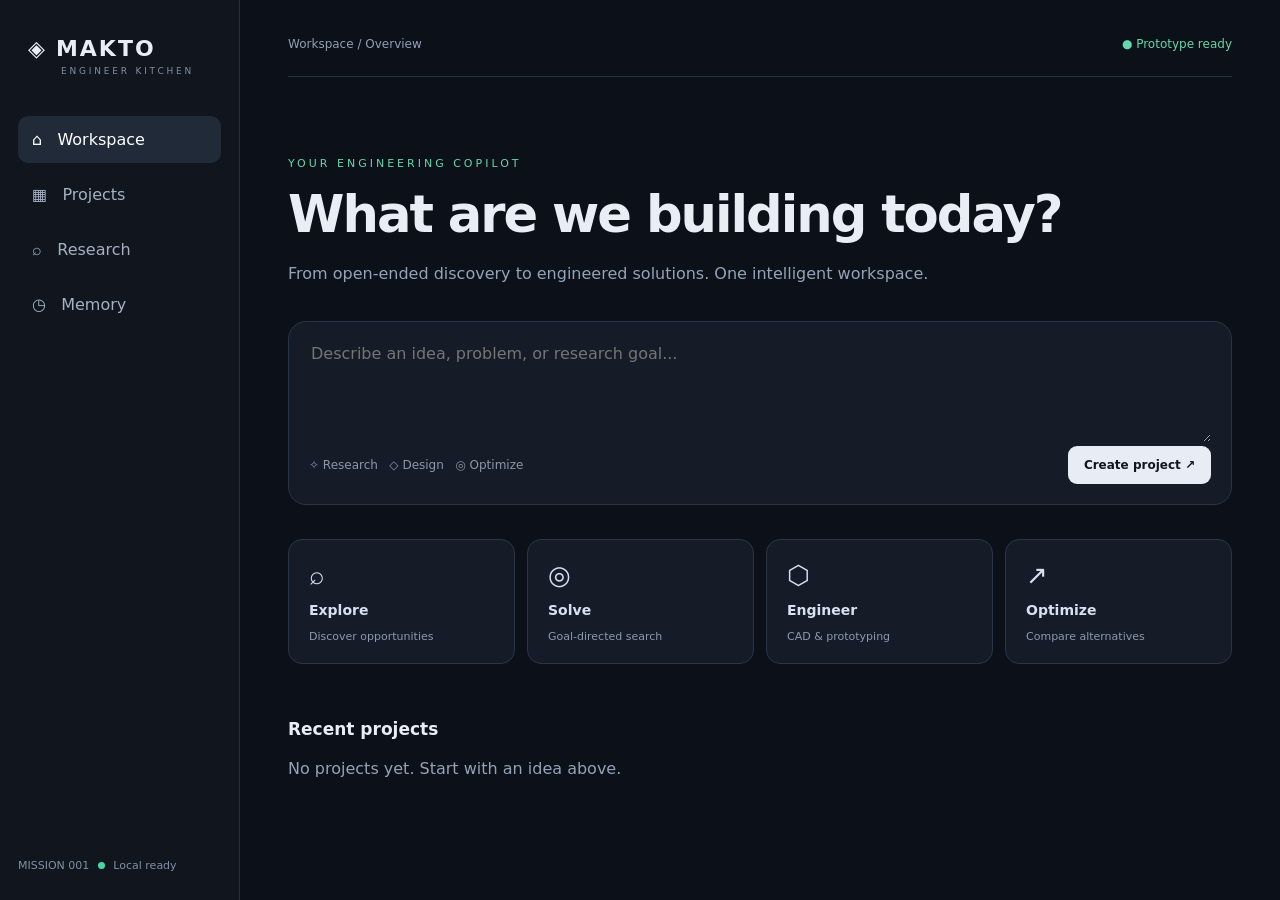
<file: index.html>
<!doctype html><html lang="en"><head><meta charset="utf-8"><meta name="viewport" content="width=device-width,initial-scale=1"><title>MAKTO | Engineer Kitchen</title><link rel="stylesheet" href="style.css"></head><body><div class="app"><aside><div class="brand">◈ <b>MAKTO</b><small>ENGINEER KITCHEN</small></div><nav><button data-view="home" class="active">⌂ &nbsp; Workspace</button><button data-view="projects">▦ &nbsp; Projects</button><button data-view="research">⌕ &nbsp; Research</button><button data-view="memory">◷ &nbsp; Memory</button></nav><div class="bottom">MISSION 001 <span class="dot"></span> Local ready</div></aside><main><header><span id="breadcrumb">Workspace / Overview</span><span class="status">● Prototype ready</span></header><section id="home"><div class="eyebrow">YOUR ENGINEERING COPILOT</div><h1>What are we building today?</h1><p>From open-ended discovery to engineered solutions. One intelligent workspace.</p><form id="create"><textarea id="prompt" placeholder="Describe an idea, problem, or research goal..." required></textarea><div class="actions"><span>✧ Research &nbsp; ◇ Design &nbsp; ◎ Optimize</span><button type="submit">Create project ↗</button></div></form><div class="tiles"><button data-mode="Explore">⌕<strong>Explore</strong><small>Discover opportunities</small></button><button data-mode="Solve">◎<strong>Solve</strong><small>Goal-directed search</small></button><button data-mode="Engineer">⬡<strong>Engineer</strong><small>CAD & prototyping</small></button><button data-mode="Optimize">↗<strong>Optimize</strong><small>Compare alternatives</small></button></div><h2>Recent projects</h2><div id="recent"></div></section><section id="projects" hidden><h1>Projects</h1><p>Your local project workspace</p><div id="allProjects"></div></section><section id="research" hidden><h1>Research pipeline</h1><p>Explore → Discover → Evaluate → Plan → Engineer → Test → Learn</p><div class="panel"><h2>Research modes</h2><p><b>Open exploration:</b> discover ideas and hypotheses without a fixed solution.</p><p><b>Goal-directed:</b> evaluate options against requirements and constraints.</p><p><b>Hybrid:</b> explore, formulate goals, then optimize and validate.</p><p class="muted">Live research agents are not connected in this prototype.</p></div></section><section id="memory" hidden><h1>Memory</h1><p>Locally saved project decisions and prompts</p><div id="memoryItems"></div><button id="export">Export project memory (.json) ↓</button></section></main></div><script src="app.js"></script></body></html>
</file>
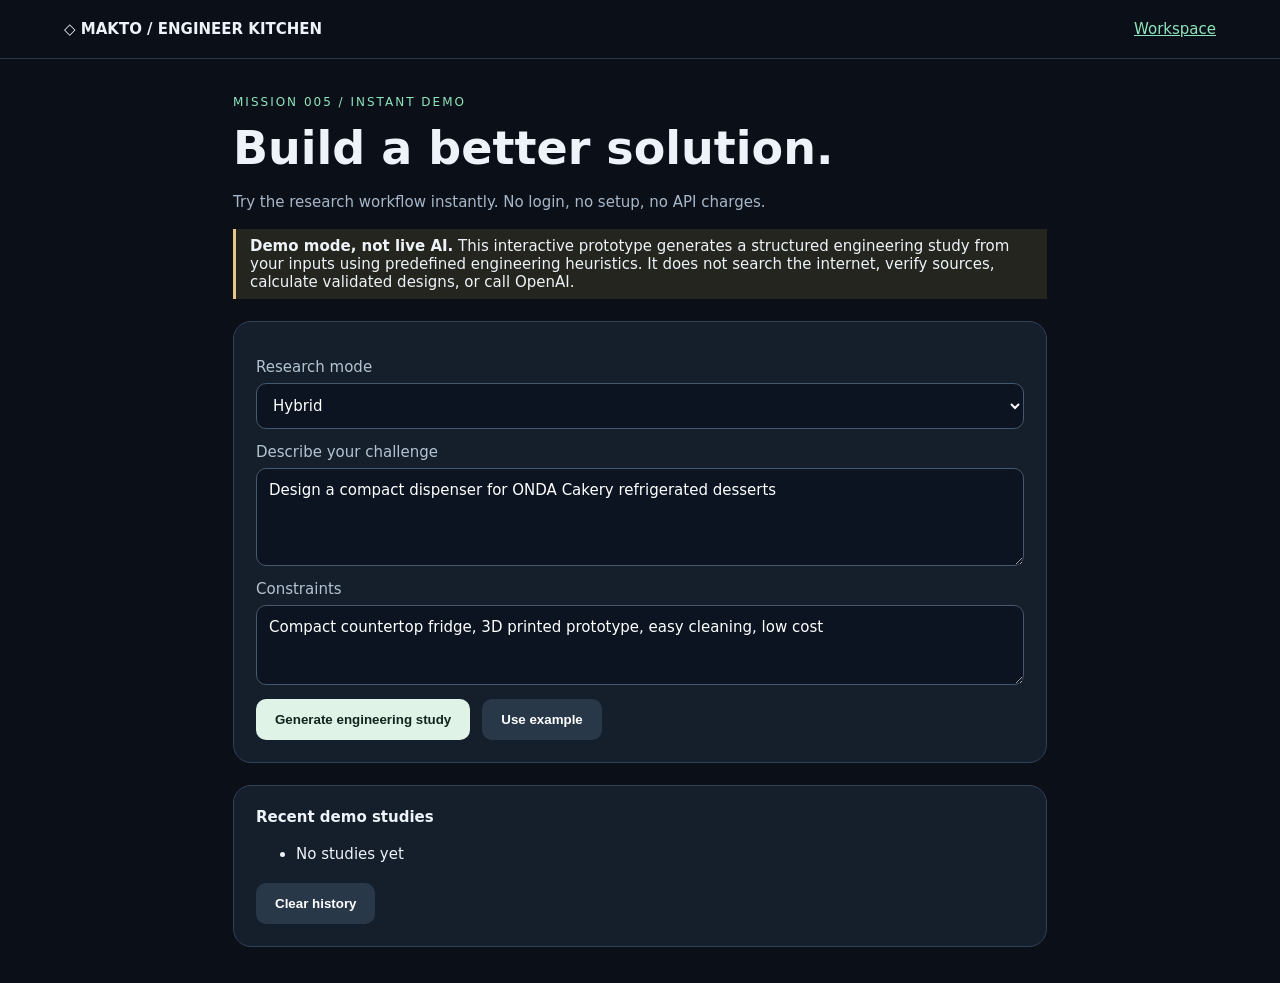
<file: demo.html>
<!doctype html><html lang="en"><head><meta charset="utf-8"><meta name="viewport" content="width=device-width,initial-scale=1"><title>MAKTO | Instant Demo</title><style>:root{color-scheme:dark}*{box-sizing:border-box}body{margin:0;background:#0b1018;color:#edf3f8;font:15px system-ui}header{padding:20px 5%;border-bottom:1px solid #273648;display:flex;justify-content:space-between;align-items:center}a{color:#8ee4bd}main{max-width:850px;margin:36px auto;padding:0 18px}.tag{color:#8ee4bd;letter-spacing:2px;font-size:12px}h1{font-size:clamp(30px,6vw,46px);margin:12px 0}p{color:#a7b7c9;line-height:1.6}.panel{background:#151e2b;border:1px solid #314256;border-radius:18px;padding:22px;margin:22px 0}label{display:block;margin:14px 0;color:#b4c3d2}textarea,select{display:block;width:100%;margin-top:7px;background:#0b1420;color:#fff;border:1px solid #46586c;border-radius:10px;padding:12px;font:inherit}button{border:0;border-radius:10px;padding:13px 19px;background:#dff3e7;color:#13241d;font-weight:700;cursor:pointer}button.secondary{background:#293849;color:#fff}button:disabled{opacity:.5}.row{display:flex;gap:12px;flex-wrap:wrap}.notice{border-left:3px solid #e5c785;padding:8px 14px;background:#24251f}.result{white-space:pre-wrap;line-height:1.75}small{color:#aab8c8}ul{line-height:1.8}</style></head><body><header><strong>◇ MAKTO / ENGINEER KITCHEN</strong><a href="index.html">Workspace</a></header><main><div class="tag">MISSION 005 / INSTANT DEMO</div><h1>Build a better solution.</h1><p>Try the research workflow instantly. No login, no setup, no API charges.</p><div class="notice"><strong>Demo mode, not live AI.</strong> This interactive prototype generates a structured engineering study from your inputs using predefined engineering heuristics. It does not search the internet, verify sources, calculate validated designs, or call OpenAI.</div><form class="panel" id="f"><label>Research mode<select id="mode"><option>Hybrid</option><option>Goal-directed</option><option>Open exploration</option></select></label><label>Describe your challenge<textarea id="goal" rows="4" required maxlength="2000" placeholder="Design a compact dispenser for ONDA Cakery refrigerated desserts">Design a compact dispenser for ONDA Cakery refrigerated desserts</textarea></label><label>Constraints<textarea id="constraints" rows="3" maxlength="2000" placeholder="Size, budget, materials, safety...">Compact countertop fridge, 3D printed prototype, easy cleaning, low cost</textarea></label><div class="row"><button type="submit">Generate engineering study</button><button type="button" class="secondary" id="example">Use example</button></div></form><section class="panel" id="output" hidden><div class="row" style="justify-content:space-between;align-items:center"><strong>Engineering study / DEMO</strong><button class="secondary" id="copy" type="button">Copy report</button></div><div class="result" id="report"></div><small>Local-only demo. Validate assumptions, calculations, materials and food safety with qualified sources before building.</small></section><section class="panel"><strong>Recent demo studies</strong><ul id="history"></ul><button class="secondary" id="clear" type="button">Clear history</button></section></main><script>
const $=s=>document.querySelector(s),key='makto_demo_studies_v1';let last='';
function read(){try{return JSON.parse(localStorage.getItem(key)||'[]')}catch{return []}}
function render(){const list=$('#history');list.replaceChildren();const items=read();if(!items.length){const li=document.createElement('li');li.textContent='No studies yet';list.append(li)}for(const x of items){const li=document.createElement('li'),btn=document.createElement('button');btn.className='secondary';btn.textContent=x.goal.slice(0,70)+' · '+x.date;btn.onclick=()=>{$('#goal').value=x.goal;$('#constraints').value=x.constraints;$('#mode').value=x.mode;generate(false)};li.append(btn);list.append(li)}}
function generate(save=true){const goal=$('#goal').value.trim(),constraints=$('#constraints').value.trim(),mode=$('#mode').value;if(!goal){$('#goal').focus();return}const lower=(goal+' '+constraints).toLowerCase(),cold=/fridge|refrigerat|cool|food|dessert|cakery|geladeira|banoffee/.test(lower),motor=/motor|autom|dispens|feed|mola|spring|actuat/.test(lower);
const choices=cold?[
['Passive inclined tray / gravity feed','Low','Low','Few moving parts; validate cup stability, slope and cleanability'],
['Spring-loaded follower','Low–medium','Medium','Consistent front presentation; check spring force, pinch points and cleaning'],
['Motorized pusher / lead screw','Medium–high','High','Controllable positioning; requires electrical isolation and safety review']
]:motor?[
['Passive mechanical linkage','Low','Low','Minimal parts, but limited automation'],
['Spring or counterweight drive','Low–medium','Medium','Simple stored-energy solution; verify travel and guarding'],
['Stepper motor and lead screw','Medium–high','High','Repeatable movement; requires power, control and mechanical testing']
]:[
['Modify an off-the-shelf component','Low–medium','Low','Fast proof of concept; verify fit and supplier specification'],
['3D-print a modular prototype','Low–medium','Medium','Rapid iteration; test material properties and tolerances'],
['Custom machined or fabricated assembly','High','High','Potentially robust, but needs drawings, tooling and verification']
];
const lines=[`MAKTO ENGINEERING STUDY · DEMONSTRATION\nMode: ${mode}\nObjective: ${goal}\nConstraints: ${constraints||'Not specified'}\n`,`1. PROBLEM DEFINITION\nIdentify measurable requirements: envelope dimensions, allowable load, operating conditions, user interaction, target cost and service access.\n`,`2. CONCEPT OPTIONS (illustrative, not researched)\n`];choices.forEach((c,i)=>lines.push(`${i+1}. ${c[0]}\n   Relative cost: ${c[1]} | Prototype complexity: ${c[2]}\n   Consideration: ${c[3]}\n`));lines.push(`3. FIRST PROTOTYPE\nBuild a non-powered mock-up and measure travel, clearance, repeatability and access for maintenance.\n`);if(cold)lines.push('Food-contact and refrigeration note: verify food-safe materials, cleaning, temperature control and applicable regulations before use.\n');lines.push('4. VALIDATION CHECKLIST\n□ Record dimensions and tolerances\n□ Compare actual component prices\n□ Test 10+ operating cycles\n□ Document failure modes and safety risks\n□ Confirm technical sources independently\n\n5. NEXT DECISION\nChoose one concept for a small-scale prototype, define success criteria, then revise based on measurements.\n\nSources: none. This is a rule-based demonstration, not live research.');last=lines.join('\n');$('#report').textContent=last;$('#output').hidden=false;if(save){try{localStorage.setItem(key,JSON.stringify([{goal,constraints,mode,date:new Date().toLocaleDateString()},...read()].slice(0,12)))}catch{}}render();$('#output').scrollIntoView({behavior:'smooth',block:'start'})}
$('#f').onsubmit=e=>{e.preventDefault();generate()};$('#copy').onclick=()=>navigator.clipboard?.writeText(last).then(()=>{$('#copy').textContent='Copied'}).catch(()=>{$('#copy').textContent='Select report to copy'});$('#example').onclick=()=>{$('#goal').value='Design a compact dispenser for ONDA Cakery refrigerated desserts';$('#constraints').value='Compact countertop fridge, 3D printed prototype, easy cleaning, low cost';$('#mode').value='Hybrid'};$('#clear').onclick=()=>{localStorage.removeItem(key);render()};render();
</script></body></html>
</file>
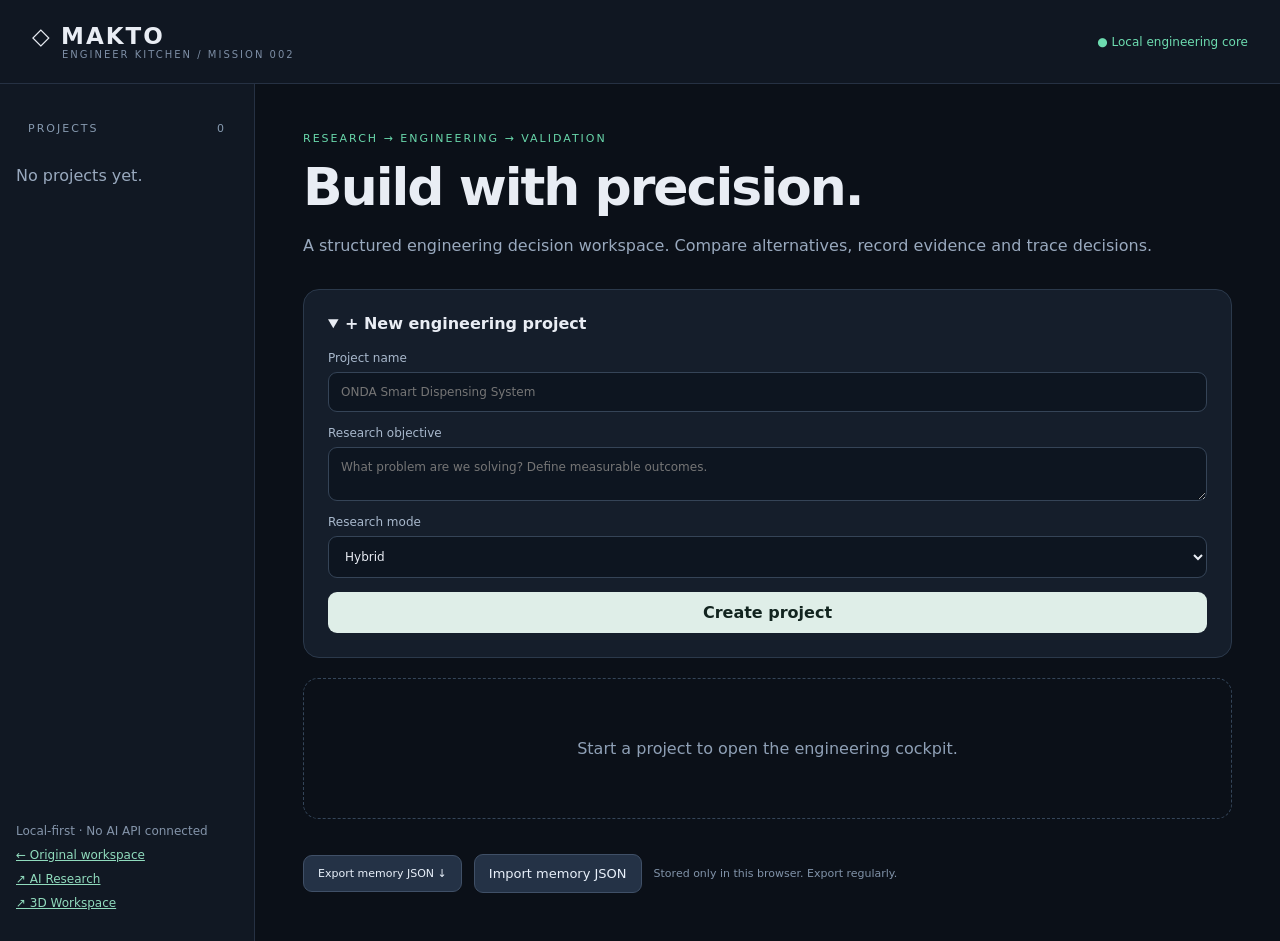
<file: engine.html>
<!doctype html><html lang="en"><head><meta charset="utf-8"><meta name="viewport" content="width=device-width,initial-scale=1"><title>MAKTO | Engineering Core</title><link rel="stylesheet" href="engine.css"></head><body><header><div class="brand">◇ <strong>MAKTO</strong><small>ENGINEER KITCHEN / MISSION 002</small></div><div class="badge">● Local engineering core</div></header><div class="layout"><aside><div class="asideTitle">PROJECTS <span id="count">0</span></div><div id="projectList"></div><div class="asideFoot">Local-first · No AI API connected<br><a href="index.html">← Original workspace</a><br><a href="research.html">↗ AI Research</a><br><a href="viewer.html">↗ 3D Workspace</a></div></aside><main><div class="eyebrow">RESEARCH → ENGINEERING → VALIDATION</div><h1>Build with precision.</h1><p class="intro">A structured engineering decision workspace. Compare alternatives, record evidence and trace decisions.</p><details class="panel" open><summary>+ New engineering project</summary><form id="newProject" class="form"><label>Project name<input id="name" required maxlength="120" placeholder="ONDA Smart Dispensing System"></label><label>Research objective<textarea id="brief" required maxlength="4000" placeholder="What problem are we solving? Define measurable outcomes."></textarea></label><label>Research mode<select id="mode"><option>Hybrid</option><option>Open exploration</option><option>Goal-directed</option></select></label><button type="submit" class="primary">Create project</button></form></details><div id="empty" class="empty">Start a project to open the engineering cockpit.</div><section id="workspace" hidden><div class="heading"><div><div class="eyebrow" id="modeLabel"></div><h2 id="title"></h2><p id="description"></p></div><button id="deleteProject" class="danger">Delete</button></div><div class="panel"><h3>Mission pipeline</h3><div id="steps" class="steps"></div><label>Current gate<select id="stage"></select></label><p class="hint">Stage transitions are recorded. A stage change is not evidence of completion.</p></div><div class="cols"><div class="panel"><h3>Requirements & constraints</h3><textarea id="requirements" rows="6" placeholder="Dimensions, cost ceiling, safety, performance, deadlines, acceptance criteria..."></textarea><p class="hint">Saved when you leave the field.</p></div><div class="panel"><h3>Engineering notebook</h3><textarea id="notes" rows="6" placeholder="Measurements, assumptions, calculations, risks, tests and decisions..."></textarea><p class="hint">Saved when you leave the field.</p></div></div><div class="panel"><h3>Weighted decision matrix</h3><p class="hint">Rate each candidate 1–5. For cost, 5 means more affordable. Scores are subjective estimates, not verified engineering results.</p><div class="weights"><label>Impact <output id="label-impact">3</output><input id="w-impact" type="range" min="1" max="5" value="3"></label><label>Feasibility <output id="label-feasibility">3</output><input id="w-feasibility" type="range" min="1" max="5" value="3"></label><label>Affordability <output id="label-cost">3</output><input id="w-cost" type="range" min="1" max="5" value="3"></label><label>Speed <output id="label-speed">3</output><input id="w-speed" type="range" min="1" max="5" value="3"></label></div><div id="options"></div><form id="addOption" class="form"><h4>Add alternative</h4><label>Candidate<input id="optionName" required maxlength="120" placeholder="Spring-loaded pusher"></label><label>Reasoning<textarea id="optionReason" maxlength="1500" placeholder="Benefits, risks and assumptions"></textarea></label><div class="ratings"><label>Impact<select id="impact"><option>1</option><option>2</option><option selected>3</option><option>4</option><option>5</option></select></label><label>Feasibility<select id="feasibility"><option>1</option><option>2</option><option selected>3</option><option>4</option><option>5</option></select></label><label>Affordability<select id="cost"><option>1</option><option>2</option><option selected>3</option><option>4</option><option>5</option></select></label><label>Speed<select id="speed"><option>1</option><option>2</option><option selected>3</option><option>4</option><option>5</option></select></label></div><button type="submit" class="primary">Add & score alternative</button></form></div><div class="cols"><div class="panel"><h3>Source register</h3><div id="sources"></div><form id="addSource" class="form"><label>Source title<input id="sourceTitle" maxlength="150" placeholder="Supplier datasheet"></label><label>URL<input id="sourceUrl" type="url" required placeholder="https://..."></label><button type="submit">Record source</button></form></div><div class="panel"><h3>Audit timeline</h3><div id="timeline"></div></div></div><div class="panel"><h3>Research handoff</h3><p class="hint">Generate a structured brief for an external AI assistant. This version does not run autonomous research.</p><button id="copyBrief" class="primary">Copy research brief</button></div></section><footer><button id="export">Export memory JSON ↓</button><label class="import">Import memory JSON <input id="import" type="file" accept=".json,application/json"></label><span>Stored only in this browser. Export regularly.</span></footer></main></div><script src="engine.js"></script></body></html>
</file>
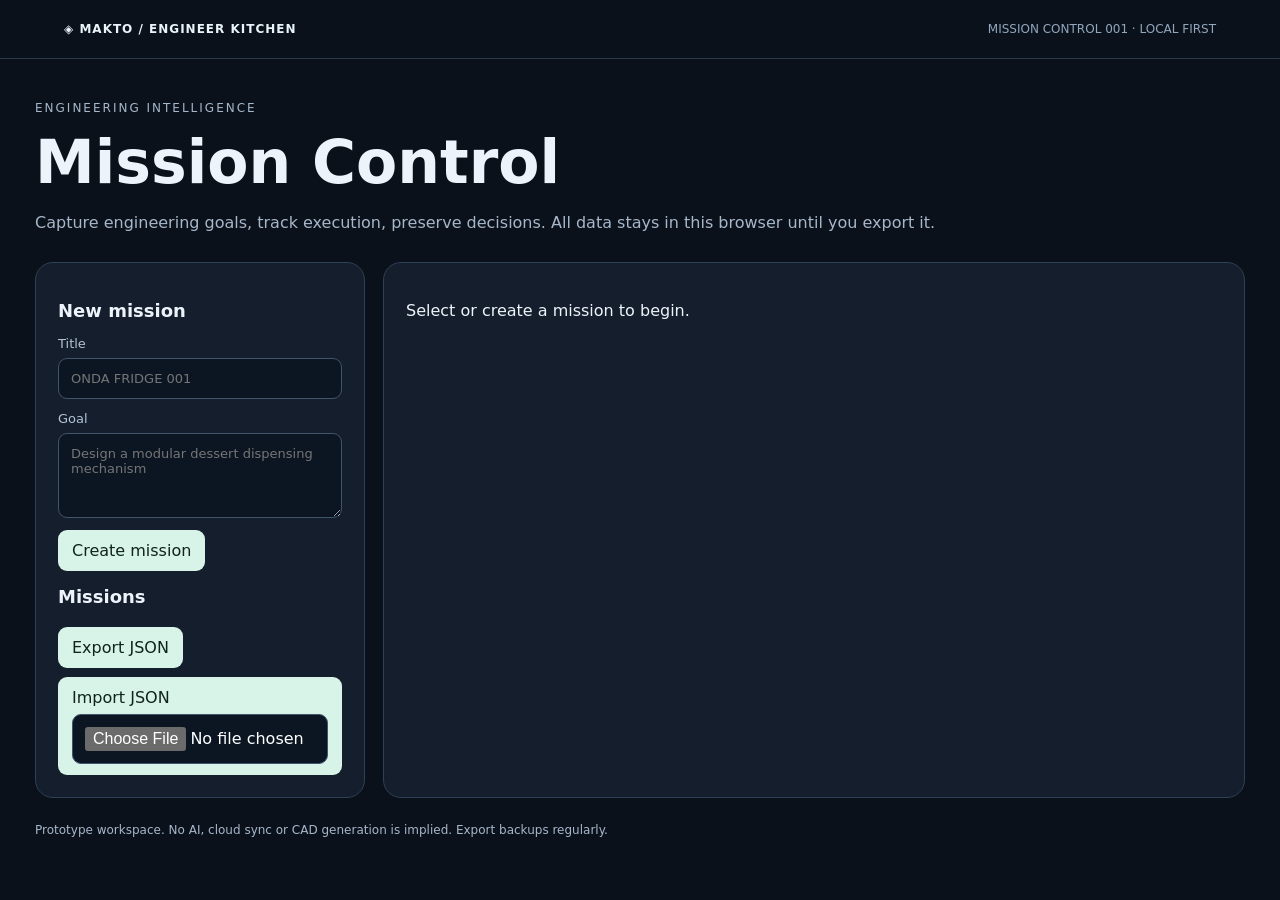
<file: mission-control.html>
<!doctype html><html lang="en"><head><meta charset="utf-8"><meta name="viewport" content="width=device-width,initial-scale=1"><title>MAKTO | Mission Control</title><link rel="stylesheet" href="mission-control.css"></head><body><header><a href="index.html">◈ MAKTO / ENGINEER KITCHEN</a><span>MISSION CONTROL 001 · LOCAL FIRST</span></header><main><section class="intro"><p class="eyebrow">ENGINEERING INTELLIGENCE</p><h1>Mission Control</h1><p>Capture engineering goals, track execution, preserve decisions. All data stays in this browser until you export it.</p></section><div class="layout"><aside class="panel"><h2>New mission</h2><form id="newMission"><label>Title<input name="title" maxlength="120" required placeholder="ONDA FRIDGE 001"></label><label>Goal<textarea name="goal" maxlength="6000" required placeholder="Design a modular dessert dispensing mechanism"></textarea></label><button>Create mission</button></form><h2>Missions</h2><div id="missionList"></div><div class="buttons"><button id="export" type="button">Export JSON</button><label class="upload">Import JSON<input id="import" type="file" accept=".json,application/json" hidden></label></div></aside><section class="panel" id="detail"><p>Select or create a mission to begin.</p></section></div><p class="foot">Prototype workspace. No AI, cloud sync or CAD generation is implied. Export backups regularly.</p></main><script src="mission-core.js"></script><script src="mission-control.js"></script></body></html>
</file>
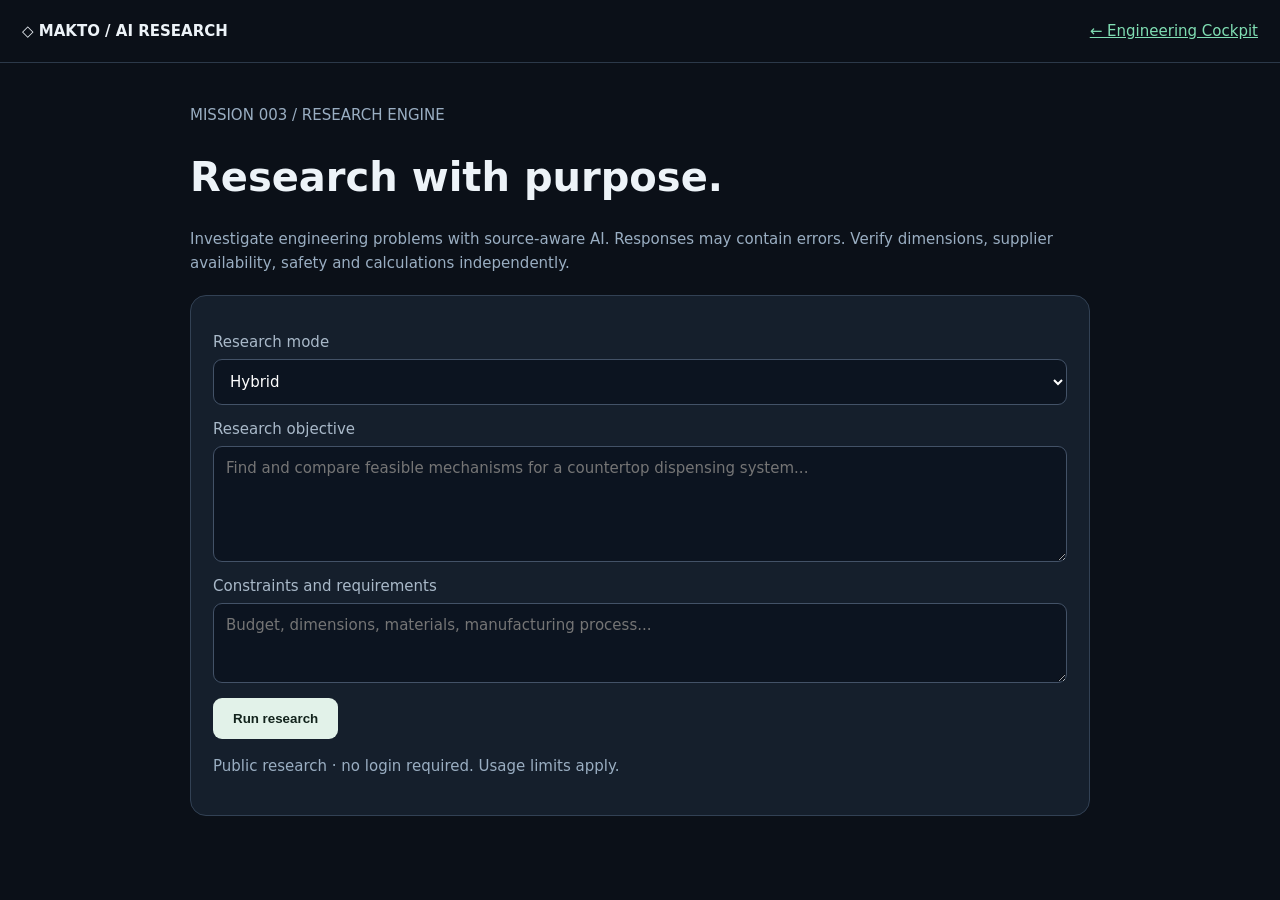
<file: research.html>
<!doctype html><html lang="en"><head><meta charset="utf-8"><meta name="viewport" content="width=device-width,initial-scale=1"><title>MAKTO AI Research</title><style>body{margin:0;background:#0b1018;color:#edf3f8;font:15px system-ui}header{padding:22px;border-bottom:1px solid #2c3949;display:flex;justify-content:space-between;gap:12px}main{max-width:900px;margin:40px auto;padding:0 20px}h1{font-size:40px}p{color:#9aaec2;line-height:1.6}form,.result{background:#151f2c;border:1px solid #324154;border-radius:16px;padding:22px;margin:20px 0}label{display:block;margin:15px 0;color:#a9b9c9}textarea,select{display:block;margin-top:8px;width:100%;box-sizing:border-box;padding:12px;background:#0c1420;color:white;border:1px solid #435267;border-radius:9px;font:inherit}button{background:#e2f2e9;color:#12231c;border:0;border-radius:9px;padding:13px 20px;font-weight:700;cursor:pointer}button:disabled{opacity:.5}a{color:#80deb3}.result{white-space:pre-wrap;overflow-wrap:anywhere;line-height:1.65}#sources{white-space:normal}</style></head><body><header><b>◇ MAKTO / AI RESEARCH</b><a href="engine.html">← Engineering Cockpit</a></header><main><p>MISSION 003 / RESEARCH ENGINE</p><h1>Research with purpose.</h1><p>Investigate engineering problems with source-aware AI. Responses may contain errors. Verify dimensions, supplier availability, safety and calculations independently.</p><form id="research"><label>Research mode<select id="mode"><option>Hybrid</option><option>Open exploration</option><option>Goal-directed</option></select></label><label>Research objective<textarea id="brief" rows="5" maxlength="6000" required placeholder="Find and compare feasible mechanisms for a countertop dispensing system..."></textarea></label><label>Constraints and requirements<textarea id="requirements" rows="3" maxlength="4000" placeholder="Budget, dimensions, materials, manufacturing process..."></textarea></label><button id="run" type="submit">Run research</button><p id="status">Public research · no login required. Usage limits apply.</p></form><div id="result" class="result" hidden></div><div id="sources"></div></main><script>document.querySelector('#research').onsubmit=async e=>{e.preventDefault();const btn=document.querySelector('#run'),status=document.querySelector('#status'),result=document.querySelector('#result'),sources=document.querySelector('#sources');btn.disabled=true;status.textContent='Researching (up to 25 seconds)...';result.hidden=true;sources.replaceChildren();try{const response=await fetch('/api/research',{method:'POST',headers:{'Content-Type':'application/json'},body:JSON.stringify({mode:document.querySelector('#mode').value,brief:document.querySelector('#brief').value,requirements:document.querySelector('#requirements').value})});const data=await response.json();if(!response.ok)throw Error(data.error||'Request failed');result.textContent=data.answer;result.hidden=false;for(const c of data.citations||[]){try{const u=new URL(c.url);if(!['https:','http:'].includes(u.protocol))continue;const p=document.createElement('p'),a=document.createElement('a');a.href=u.href;a.target='_blank';a.rel='noopener noreferrer';a.textContent=c.title||u.hostname;p.append(a);sources.append(p)}catch{}}status.textContent='Research completed. Review all claims and citations.'}catch(err){status.textContent='Unable to run research: '+err.message}finally{btn.disabled=false}};</script></body></html>
</file>
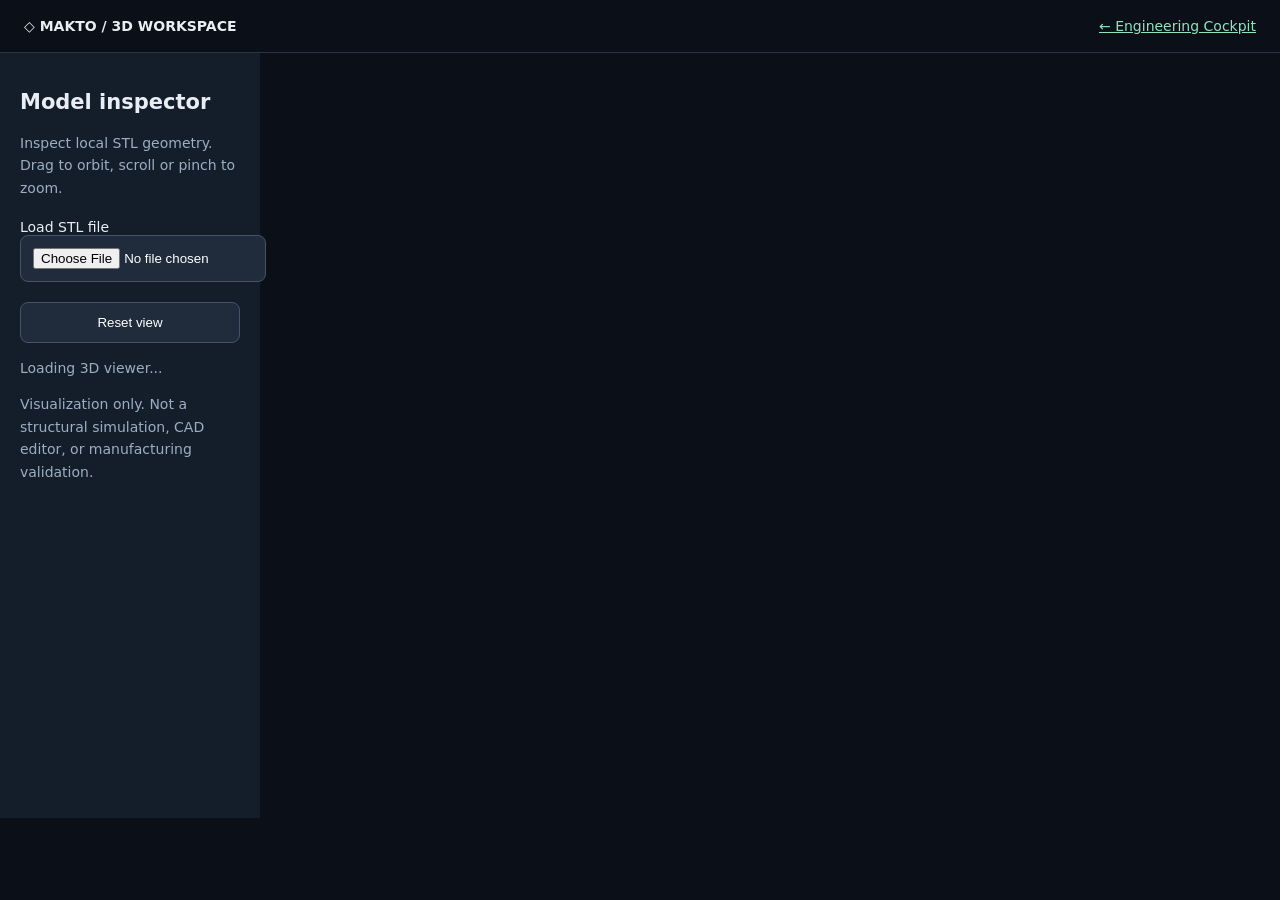
<file: viewer.html>
<!doctype html><html lang="en"><head><meta charset="utf-8"><meta name="viewport" content="width=device-width,initial-scale=1"><title>MAKTO 3D Workspace</title><style>body{margin:0;background:#0b1018;color:#e9edf4;font:14px system-ui}header{padding:18px 24px;border-bottom:1px solid #273445;display:flex;justify-content:space-between;gap:10px;flex-wrap:wrap}a{color:#8ee3bd}main{display:grid;grid-template-columns:260px 1fr;min-height:85vh}aside{padding:20px;background:#141e2b}label{display:block;margin:20px 0}input,button{width:100%;padding:12px;border:1px solid #465367;border-radius:8px;background:#202c3c;color:white}canvas{display:block;width:100%;height:80vh}p{color:#9caec2;line-height:1.6}@media(max-width:700px){main{display:block}canvas{height:60vh}}</style></head><body><header><b>◇ MAKTO / 3D WORKSPACE</b><a href="engine.html">← Engineering Cockpit</a></header><main><aside><h2>Model inspector</h2><p>Inspect local STL geometry. Drag to orbit, scroll or pinch to zoom.</p><label>Load STL file<input id="file" type="file" accept=".stl"></label><button id="reset">Reset view</button><p id="status">Loading 3D viewer...</p><p>Visualization only. Not a structural simulation, CAD editor, or manufacturing validation.</p></aside><div id="scene"></div></main><script type="module">import * as THREE from 'https://esm.sh/three@0.170.0';import {OrbitControls} from 'https://esm.sh/three@0.170.0/examples/jsm/controls/OrbitControls.js';import {STLLoader} from 'https://esm.sh/three@0.170.0/examples/jsm/loaders/STLLoader.js';const host=document.querySelector('#scene'),status=document.querySelector('#status');const scene=new THREE.Scene();scene.background=new THREE.Color(0x0b1018);const camera=new THREE.PerspectiveCamera(50,1,.01,10000);camera.position.set(3,3,5);const renderer=new THREE.WebGLRenderer({antialias:true});renderer.setPixelRatio(Math.min(devicePixelRatio,2));host.appendChild(renderer.domElement);const controls=new OrbitControls(camera,renderer.domElement);controls.enableDamping=true;scene.add(new THREE.HemisphereLight(0xffffff,0x344255,2));const light=new THREE.DirectionalLight(0xffffff,2);light.position.set(4,6,5);scene.add(light);scene.add(new THREE.GridHelper(10,20,0x45566b,0x273445));let mesh;function resize(){const w=host.clientWidth,h=Math.max(host.clientHeight,350);renderer.setSize(w,h);camera.aspect=w/h;camera.updateProjectionMatrix()}window.addEventListener('resize',resize);resize();function show(g){if(mesh){scene.remove(mesh);mesh.geometry.dispose();mesh.material.dispose()}g.computeVertexNormals();g.computeBoundingBox();const b=g.boundingBox,center=b.getCenter(new THREE.Vector3()),size=b.getSize(new THREE.Vector3());g.translate(-center.x,-center.y,-center.z);const max=Math.max(size.x,size.y,size.z)||1;mesh=new THREE.Mesh(g,new THREE.MeshStandardMaterial({color:0x76d9b3,metalness:.25,roughness:.5,side:THREE.DoubleSide}));scene.add(mesh);camera.position.set(max*1.5,max*1.1,max*1.8);camera.near=Math.max(max/1000,.001);camera.far=max*1000;camera.updateProjectionMatrix();controls.target.set(0,0,0);controls.update();status.textContent='Loaded geometry · '+g.getAttribute('position').count/3+' triangles'}show(new THREE.BoxGeometry(1.8,1.2,1));status.textContent='Demo geometry loaded';document.querySelector('#file').onchange=async e=>{const f=e.target.files[0];if(!f)return;if(f.size>30e6){status.textContent='File too large (30 MB max)';return}try{const buffer=await f.arrayBuffer();show(new STLLoader().parse(buffer));status.textContent=f.name+' · '+status.textContent}catch{status.textContent='Unable to read STL file'}};document.querySelector('#reset').onclick=()=>{camera.position.set(3,3,5);controls.target.set(0,0,0);controls.update()};function animate(){requestAnimationFrame(animate);controls.update();renderer.render(scene,camera)}animate();</script></body></html>
</file>
<file: style.css>
:root{font-family:Inter,ui-sans-serif,system-ui,sans-serif;color:#e9edf4;background:#0c1018}*{box-sizing:border-box}body{margin:0}.app{display:flex;min-height:100vh}aside{width:240px;background:#10151e;border-right:1px solid #27303d;padding:28px 18px;display:flex;flex-direction:column}.brand{font-size:22px;letter-spacing:2px;padding:8px 10px 40px}.brand small{display:block;font-size:9px;letter-spacing:2.8px;color:#8190a5;margin:5px 0 0 33px}nav{display:grid;gap:8px}button{cursor:pointer;font:inherit}nav button{border:0;text-align:left;background:transparent;color:#a5b1c3;padding:14px;border-radius:10px}nav button:hover,nav button.active{background:#202a39;color:white}.bottom{margin-top:auto;color:#8190a5;font-size:11px}.dot{display:inline-block;background:#46d7a1;width:7px;height:7px;border-radius:50%;margin:0 5px}main{flex:1;max-width:1100px;margin:auto;padding:0 48px 90px}header{display:flex;justify-content:space-between;border-bottom:1px solid #27303d;padding:25px 0;color:#91a0b5;font-size:12px}.status{color:#65d7aa}section{padding-top:80px}h1{font-size:clamp(30px,4vw,52px);letter-spacing:-2px;margin:14px 0}p{color:#94a3b8;line-height:1.7}.eyebrow{font-size:11px;letter-spacing:3px;color:#65d7aa}form,.panel{background:#151c27;border:1px solid #2a3545;border-radius:18px;padding:20px;margin:34px 0}textarea{background:transparent;border:0;color:white;resize:vertical;min-height:100px;width:100%;outline:none;font:inherit}.actions{display:flex;justify-content:space-between;align-items:center;color:#8998ab;font-size:12px;gap:12px}.actions button,#export{background:#e8edf5;color:#10151e;border:0;padding:12px 16px;border-radius:9px;font-weight:650}.tiles{display:grid;grid-template-columns:repeat(4,1fr);gap:12px;margin:25px 0 55px}.tiles button{background:#151c27;border:1px solid #2a3545;border-radius:14px;color:#d8e1ef;text-align:left;padding:20px;font-size:26px}.tiles button:hover{border-color:#67d8aa}.tiles strong,.tiles small{display:block;margin-top:12px;font-size:14px}.tiles small{font-size:11px;color:#8b9aaf}h2{font-size:17px}.project{background:#151c27;border:1px solid #2a3545;border-radius:12px;padding:18px;margin:10px 0}.project small{display:block;color:#8796a9;margin-top:8px}.muted{font-size:12px}#export{margin-top:20px}@media(max-width:760px){.app{display:block}aside{width:100%;padding:15px;display:block}.brand{padding:0 0 15px}nav{display:flex;overflow:auto}nav button{white-space:nowrap;padding:10px}.bottom{display:none}main{padding:0 20px 50px}section{padding-top:40px}.tiles{grid-template-columns:repeat(2,1fr)}.actions{flex-wrap:wrap}}
</file>
<file: engine.css>
:root{font-family:Inter,ui-sans-serif,system-ui,sans-serif;color:#e9edf4;background:#0b1018}*{box-sizing:border-box}body{margin:0}header{height:84px;display:flex;align-items:center;justify-content:space-between;padding:0 32px;border-bottom:1px solid #263143;background:#101722}.brand{font-size:23px;letter-spacing:2px}.brand small{display:block;font-size:10px;color:#7d8ea5;letter-spacing:2px;margin-left:30px}.badge{color:#6ddcb0;font-size:12px}.layout{display:flex;min-height:calc(100vh - 84px)}aside{width:255px;flex-shrink:0;padding:26px 16px;background:#111823;border-right:1px solid #263143;display:flex;flex-direction:column}.asideTitle{color:#879ab0;font-size:11px;letter-spacing:2px;display:flex;justify-content:space-between;padding:12px}.project{display:block;text-align:left;width:100%;background:#151e2b;color:#dce6f2;border:1px solid #2b394b;padding:14px;margin:8px 0;border-radius:12px;cursor:pointer}.project.selected{border-color:#62d6aa}.project small{display:block;color:#8fa0b6;margin-top:8px}.asideFoot{margin-top:auto;font-size:12px;color:#8494aa;line-height:2}.asideFoot a{color:#90dbbd}main{width:min(100%,1100px);padding:48px;margin:0 auto}.eyebrow{color:#68d6aa;font-size:11px;letter-spacing:2px}h1{font-size:clamp(32px,5vw,52px);letter-spacing:-2px;margin:12px 0}h2{font-size:28px}h3{margin:0 0 18px;font-size:18px}h4{margin-bottom:4px}p{color:#99a9be;line-height:1.6}.intro{margin-bottom:30px}.panel{background:#151e2b;border:1px solid #2b394b;border-radius:16px;padding:24px;margin:20px 0}summary{cursor:pointer;font-weight:650}.form{display:grid;gap:14px;margin-top:18px}label{display:grid;gap:7px;color:#a8b8cc;font-size:12px}input,textarea,select{width:100%;background:#0d1520;color:#e9edf4;border:1px solid #354457;border-radius:9px;padding:12px;font:inherit;outline:none}textarea{resize:vertical}input:focus,textarea:focus,select:focus{border-color:#68d6aa}button,.import{background:#243246;color:#e8f0fa;border:1px solid #405067;border-radius:9px;padding:11px 14px;cursor:pointer;font:inherit}button:hover{border-color:#68d6aa}.primary{background:#dfeee8;color:#12241f;border:0;font-weight:700}.danger{color:#ffb5b5}.heading{display:flex;justify-content:space-between;gap:15px;align-items:center;margin-top:40px}.heading h2{margin:8px 0}.steps{display:flex;flex-wrap:wrap;gap:7px;margin-bottom:20px}.step{font-size:12px}.step.current{background:#22503f;border-color:#6ad6a9}.hint{font-size:12px}.cols{display:grid;grid-template-columns:1fr 1fr;gap:16px}.weights,.ratings{display:grid;grid-template-columns:repeat(4,1fr);gap:10px}.weights input{padding:0}.option{padding:15px;border:1px solid #354457;border-radius:12px;margin:12px 0}.optionTop{display:flex;justify-content:space-between}.score{color:#6ddcb0;font-weight:700}.metrics{display:flex;flex-wrap:wrap;gap:10px;font-size:11px;color:#8fa0b6;margin-top:12px}.remove{font-size:11px;padding:6px 10px}.event{display:grid;gap:5px;border-left:2px solid #41576b;padding:4px 0 14px 13px;font-size:13px}.event time{color:#8194aa;font-size:11px}.source{display:flex;justify-content:space-between;gap:10px;margin:12px 0}.source a{color:#90dbbd;overflow-wrap:anywhere}.empty{padding:60px 20px;border:1px dashed #344559;border-radius:15px;text-align:center;color:#8fa0b6}footer{display:flex;flex-wrap:wrap;align-items:center;gap:12px;margin-top:35px;color:#8193a9;font-size:11px}.import{font-size:13px}.import input{display:none}@media(max-width:800px){header{padding:0 18px}.badge{font-size:10px}.layout{display:block}aside{width:100%;padding:12px;max-height:200px;overflow:auto}.asideFoot{display:none}main{padding:25px 16px}.cols{grid-template-columns:1fr}.weights,.ratings{grid-template-columns:repeat(2,1fr)}.panel{padding:17px}}
</file>
<file: mission-control.css>
:root{color-scheme:dark;font-family:Inter,system-ui,sans-serif;background:#0b111b;color:#ecf3fa}*{box-sizing:border-box}body{margin:0}header{padding:22px 5%;border-bottom:1px solid #29384b;display:flex;justify-content:space-between;gap:12px;flex-wrap:wrap;font-size:12px;color:#91a7bd}header a{color:#e8f4fa;text-decoration:none;font-weight:800;letter-spacing:1px}main{max-width:1250px;margin:auto;padding:30px 20px}.eyebrow{letter-spacing:2px;color:#75ddbd;font-size:12px}.intro h1{font-size:clamp(34px,6vw,60px);margin:8px 0}.intro p,.foot{color:#a6b7ca}.layout{display:grid;grid-template-columns:minmax(250px,330px) 1fr;gap:18px;margin-top:30px}.panel{background:#151e2c;border:1px solid #2d4055;border-radius:18px;padding:22px;min-width:0}h2{font-size:18px}h3{font-size:15px;margin-top:28px}label{display:block;font-size:13px;color:#b3c3d4;margin:12px 0}input,textarea,select{display:block;width:100%;padding:12px;margin-top:7px;background:#0c1623;color:white;border:1px solid #40546a;border-radius:9px;font:inherit}textarea{min-height:85px}button,.upload{border:0;border-radius:9px;padding:11px 14px;background:#d8f3e8;color:#10231e;font-weight:700;cursor:pointer;font:inherit}.buttons,.inline{display:flex;gap:9px;flex-wrap:wrap;align-items:end}.buttons{margin-top:20px}.upload{margin:0}.mission{display:block;width:100%;text-align:left;margin:8px 0;background:#233348;color:#f0f6fc}.mission.active{outline:2px solid #75ddbd}.muted,small{color:#9fb0c3}.task{display:flex;align-items:center;justify-content:space-between;gap:12px;padding:10px;border-bottom:1px solid #2b3d50}.task select{width:auto;margin:0}.rowcard{padding:10px;background:#101a28;border-radius:9px;margin:7px 0;overflow-wrap:anywhere}.inline>*{flex:1;min-width:110px}.inline button{flex:0}.foot{font-size:12px;margin-top:25px}@media(max-width:760px){.layout{grid-template-columns:1fr}.panel{padding:16px}.task{align-items:start;flex-direction:column}}
</file>
